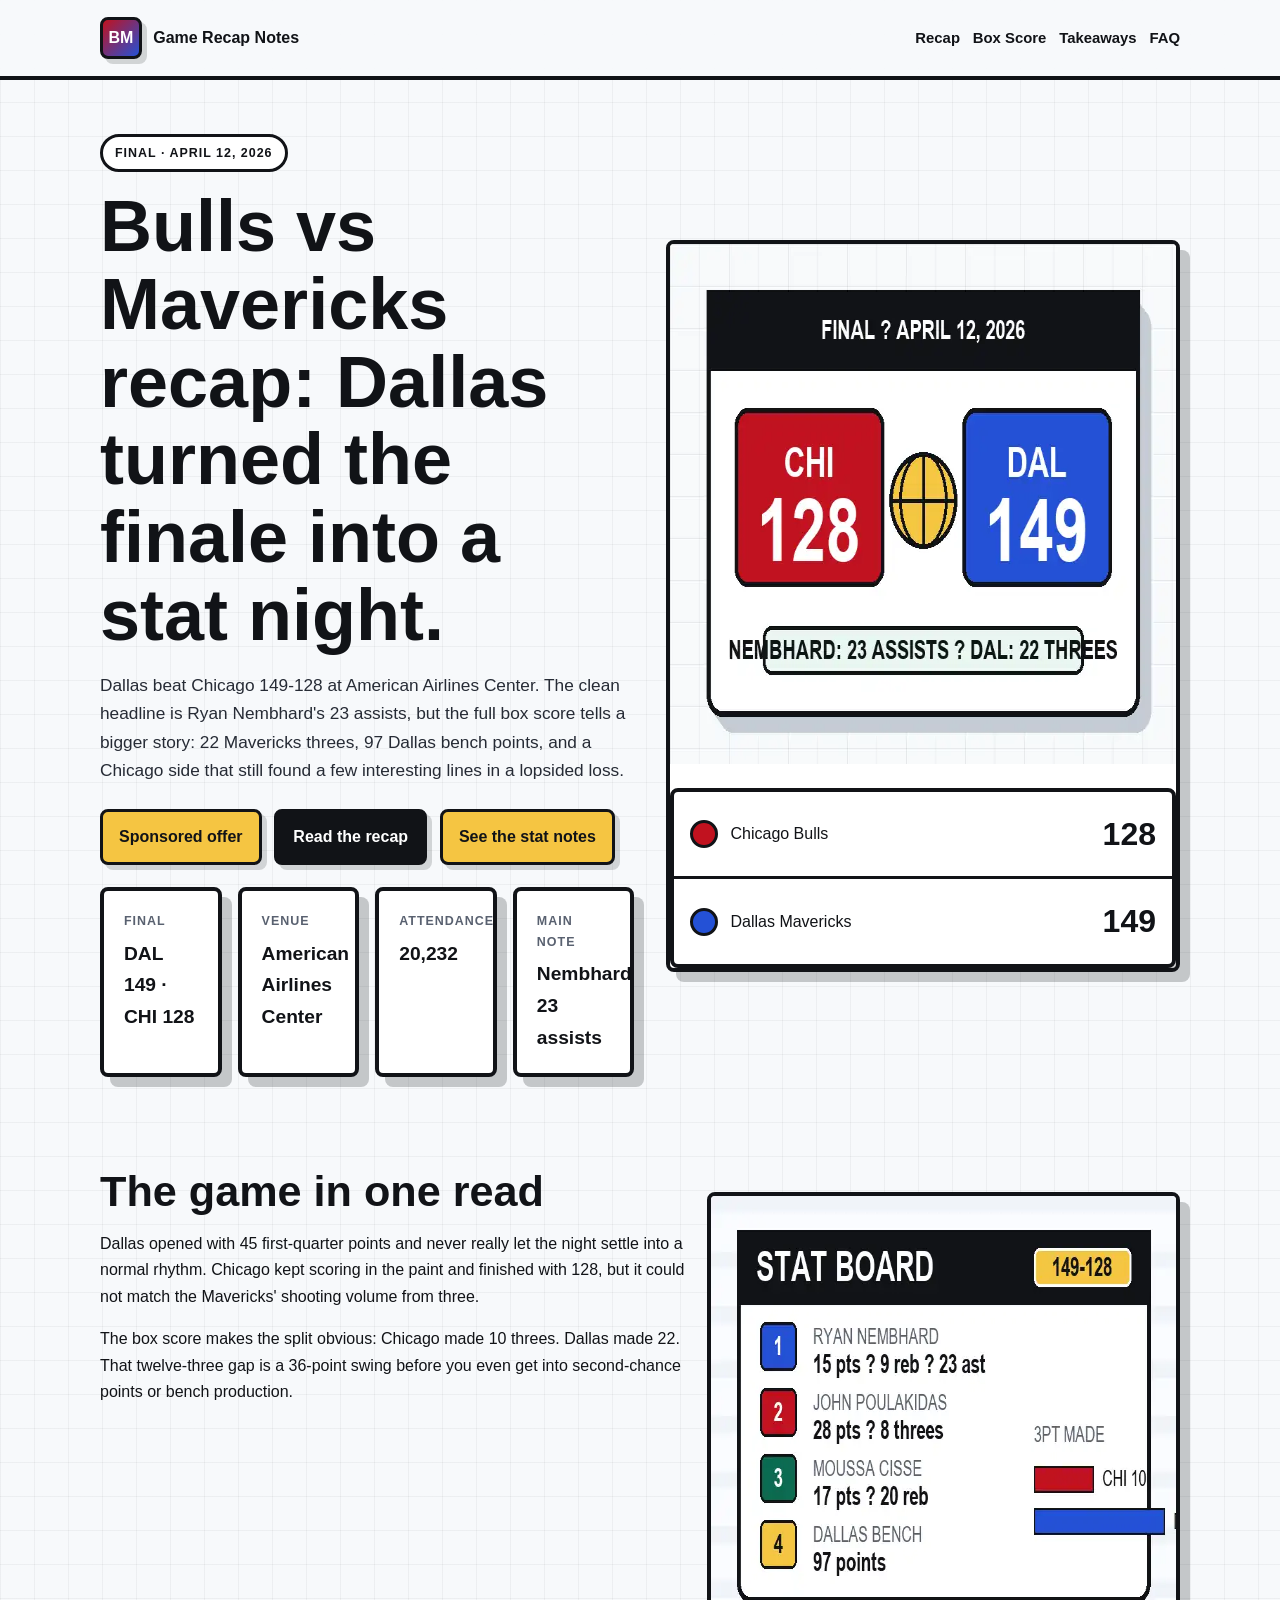
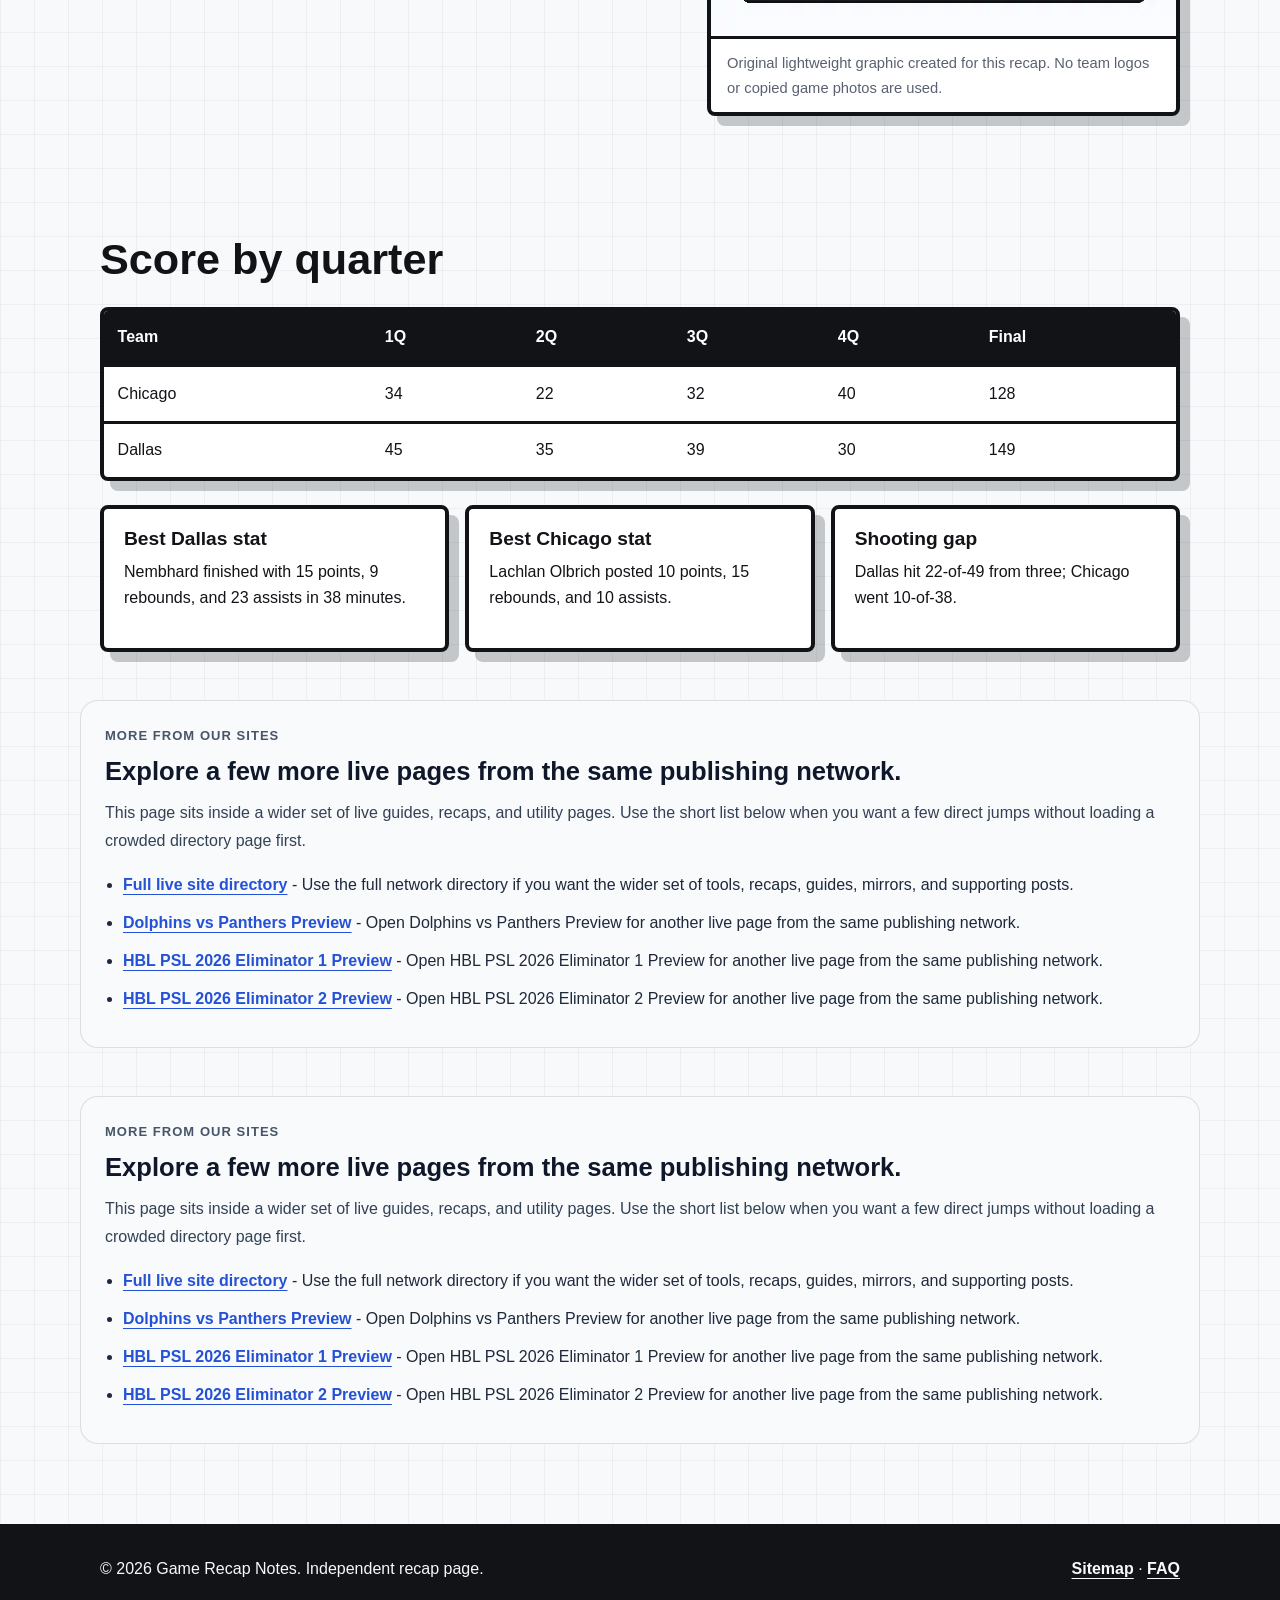
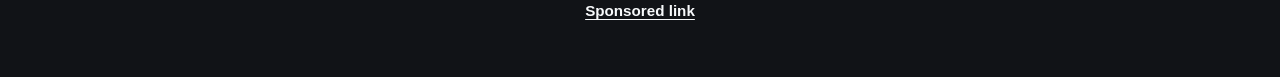
<file: index.html>
<!doctype html>
<html lang="en">
  <head>
    <meta charset="utf-8">
    <meta name="viewport" content="width=device-width, initial-scale=1">
    <meta name="google-site-verification" content="zPeMqoo2h3M_oqIertTkiu1rAj5quQBwW_J42bXbuFM">
    <title>Bulls vs Mavericks Recap: Dallas 149, Chicago 128</title>
    <meta name="description" content="Original recap of Chicago Bulls at Dallas Mavericks on April 12, 2026, with final score, quarter splits, stat notes, and key takeaways.">
    <link rel="canonical" href="https://zeshanalikhan.github.io/bulls-mavericks-recap/">
    <meta property="og:title" content="Bulls vs Mavericks Recap: Dallas 149, Chicago 128">
    <meta property="og:description" content="Ryan Nembhard's 23 assists and Dallas' 22 threes shaped a 149-128 Mavericks win over the Bulls.">
    <meta property="og:type" content="website">
    <meta property="og:url" content="https://zeshanalikhan.github.io/bulls-mavericks-recap/">
    <meta property="og:image" content="https://zeshanalikhan.github.io/bulls-mavericks-recap/assets/images/bulls-mavericks-hero.webp">
    <link rel="stylesheet" href="styles.css">
    <script type="application/ld+json">
      {
        "@context": "https://schema.org",
        "@type": "Article",
        "headline": "Bulls vs Mavericks Recap: Dallas 149, Chicago 128",
        "datePublished": "2026-04-13",
        "dateModified": "2026-04-13",
        "author": {
          "@type": "Person",
          "name": "Game Notes Desk"
        },
        "about": {
          "@type": "SportsEvent",
          "name": "Chicago Bulls at Dallas Mavericks",
          "startDate": "2026-04-12T20:30:00-04:00",
          "location": {
            "@type": "Place",
            "name": "American Airlines Center",
            "address": {
              "@type": "PostalAddress",
              "addressLocality": "Dallas",
              "addressRegion": "TX",
              "addressCountry": "US"
            }
          },
          "homeTeam": {
            "@type": "SportsTeam",
            "name": "Dallas Mavericks"
          },
          "awayTeam": {
            "@type": "SportsTeam",
            "name": "Chicago Bulls"
          },
          "sport": "Basketball"
        }
      }
    </script>
  </head>
  <body>
    <a class="skip-link" href="#main">Skip to content</a>
    <header class="site-header">
      <div class="nav-wrap">
        <a class="brand" href="index.html" aria-label="Bulls Mavericks recap home">
          <span class="brand-mark">BM</span>
          <span>Game Recap Notes</span>
        </a>
        <nav class="nav-links" aria-label="Main navigation">
          <a href="pages/game-recap.html">Recap</a>
          <a href="pages/box-score-notes.html">Box Score</a>
          <a href="pages/takeaways.html">Takeaways</a>
          <a href="pages/game-faq.html">FAQ</a>
        </nav>
      </div>
    </header>

    <main id="main">
      <section class="hero">
        <div class="hero-inner">
          <div>
            <span class="eyebrow">Final · April 12, 2026</span>
            <h1>Bulls vs Mavericks recap: Dallas turned the finale into a stat night.</h1>
            <p class="lede">Dallas beat Chicago 149-128 at American Airlines Center. The clean headline is Ryan Nembhard's 23 assists, but the full box score tells a bigger story: 22 Mavericks threes, 97 Dallas bench points, and a Chicago side that still found a few interesting lines in a lopsided loss.</p>
            <div class="cta-row">
              <a class="button secondary" href="https://www.profitablecpmratenetwork.com/j9f627innq?key=be46e17df9e34aa3b5b8e77e88a34740" rel="nofollow sponsored noopener" target="_blank">Sponsored offer</a>
              <a class="button" href="pages/game-recap.html">Read the recap</a>
              <a class="button secondary" href="pages/box-score-notes.html">See the stat notes</a>
            </div>
            <div class="meta-grid" aria-label="Game quick facts">
              <div class="fact-card"><span>Final</span><strong>DAL 149 · CHI 128</strong></div>
              <div class="fact-card"><span>Venue</span><strong>American Airlines Center</strong></div>
              <div class="fact-card"><span>Attendance</span><strong>20,232</strong></div>
              <div class="fact-card"><span>Main note</span><strong>Nembhard 23 assists</strong></div>
            </div>
          </div>
          <aside class="hero-card" aria-label="Final score card">
            <img src="assets/images/bulls-mavericks-hero.webp" width="720" height="520" alt="Illustrated Bulls Mavericks final score card">
            <div class="scoreboard">
              <div class="score-row">
                <div class="score-team"><span class="team-dot chi"></span><span>Chicago Bulls</span></div>
                <strong>128</strong>
              </div>
              <div class="score-row">
                <div class="score-team"><span class="team-dot dal"></span><span>Dallas Mavericks</span></div>
                <strong>149</strong>
              </div>
            </div>
          </aside>
        </div>
      </section>

      <section class="section">
        <div class="two-col">
          <div>
            <h2>The game in one read</h2>
            <p>Dallas opened with 45 first-quarter points and never really let the night settle into a normal rhythm. Chicago kept scoring in the paint and finished with 128, but it could not match the Mavericks' shooting volume from three.</p>
            <p>The box score makes the split obvious: Chicago made 10 threes. Dallas made 22. That twelve-three gap is a 36-point swing before you even get into second-chance points or bench production.</p>
          </div>
          <figure class="image-frame">
            <img src="assets/images/bulls-mavericks-stats.webp" width="720" height="440" alt="Illustrated Bulls Mavericks stat board">
            <figcaption>Original lightweight graphic created for this recap. No team logos or copied game photos are used.</figcaption>
          </figure>
        </div>
      </section>

      <section class="section" id="score-details">
        <h2>Score by quarter</h2>
        <table class="stat-table" aria-label="Score by quarter">
          <thead>
            <tr><th>Team</th><th>1Q</th><th>2Q</th><th>3Q</th><th>4Q</th><th>Final</th></tr>
          </thead>
          <tbody>
            <tr><td>Chicago</td><td>34</td><td>22</td><td>32</td><td>40</td><td>128</td></tr>
            <tr><td>Dallas</td><td>45</td><td>35</td><td>39</td><td>30</td><td>149</td></tr>
          </tbody>
        </table>
        <div class="card-grid">
          <article class="panel">
            <h3>Best Dallas stat</h3>
            <p>Nembhard finished with 15 points, 9 rebounds, and 23 assists in 38 minutes.</p>
          </article>
          <article class="panel">
            <h3>Best Chicago stat</h3>
            <p>Lachlan Olbrich posted 10 points, 15 rebounds, and 10 assists.</p>
          </article>
          <article class="panel">
            <h3>Shooting gap</h3>
            <p>Dallas hit 22-of-49 from three; Chicago went 10-of-38.</p>
          </article>
        </div>
      </section>

      <!-- NETWORK_LINKS_START -->
      <section data-network-links="true" aria-labelledby="network-links-heading" style="padding:0 0 48px;">
        <div style="width:min(1120px, calc(100% - 32px)); margin:0 auto;">
          <div style="border:1px solid rgba(15, 23, 42, 0.12); background:#f8fafc; border-radius:18px; padding:24px;">
            <p style="margin:0 0 10px; font-size:13px; font-weight:800; letter-spacing:0.08em; text-transform:uppercase; color:#475569;">More from our sites</p>
            <h2 id="network-links-heading" style="margin:0 0 12px; font-size:clamp(1.5rem, 2vw, 1.9rem); line-height:1.2; color:#0f172a;">Explore a few more live pages from the same publishing network.</h2>
            <p style="margin:0 0 16px; color:#334155; line-height:1.75;">This page sits inside a wider set of live guides, recaps, and utility pages. Use the short list below when you want a few direct jumps without loading a crowded directory page first.</p>
            <ul style="margin:0; padding-left:18px; color:#1e293b; line-height:1.75;">
          <li style="margin:0 0 10px;"><a href="https://zeshanalikhan.github.io/creator-app-hub-site/pages/site-directory.html">Full live site directory</a> - Use the full network directory if you want the wider set of tools, recaps, guides, mirrors, and supporting posts.</li>
          <li style="margin:0 0 10px;"><a href="https://zeshanalikhan.github.io/dolphins-panthers-nrl-preview/">Dolphins vs Panthers Preview</a> - Open Dolphins vs Panthers Preview for another live page from the same publishing network.</li>
          <li style="margin:0 0 10px;"><a href="https://zeshanalikhan.github.io/hbl-psl-2026-eliminator-1-preview/">HBL PSL 2026 Eliminator 1 Preview</a> - Open HBL PSL 2026 Eliminator 1 Preview for another live page from the same publishing network.</li>
          <li style="margin:0 0 10px;"><a href="https://zeshanalikhan.github.io/hbl-psl-2026-eliminator-2-preview/">HBL PSL 2026 Eliminator 2 Preview</a> - Open HBL PSL 2026 Eliminator 2 Preview for another live page from the same publishing network.</li>
            </ul>
          </div>
        </div>
      </section>
      <!-- NETWORK_LINKS_END -->
    
      <!-- NETWORK_LINKS_START -->
      <section data-network-links="true" aria-labelledby="network-links-heading" style="padding:0 0 48px;">
        <div style="width:min(1120px, calc(100% - 32px)); margin:0 auto;">
          <div style="border:1px solid rgba(15, 23, 42, 0.12); background:#f8fafc; border-radius:18px; padding:24px;">
            <p style="margin:0 0 10px; font-size:13px; font-weight:800; letter-spacing:0.08em; text-transform:uppercase; color:#475569;">More from our sites</p>
            <h2 id="network-links-heading" style="margin:0 0 12px; font-size:clamp(1.5rem, 2vw, 1.9rem); line-height:1.2; color:#0f172a;">Explore a few more live pages from the same publishing network.</h2>
            <p style="margin:0 0 16px; color:#334155; line-height:1.75;">This page sits inside a wider set of live guides, recaps, and utility pages. Use the short list below when you want a few direct jumps without loading a crowded directory page first.</p>
            <ul style="margin:0; padding-left:18px; color:#1e293b; line-height:1.75;">
          <li style="margin:0 0 10px;"><a href="https://zeshanalikhan.github.io/creator-app-hub-site/pages/site-directory.html">Full live site directory</a> - Use the full network directory if you want the wider set of tools, recaps, guides, mirrors, and supporting posts.</li>
          <li style="margin:0 0 10px;"><a href="https://zeshanalikhan.github.io/dolphins-panthers-nrl-preview/">Dolphins vs Panthers Preview</a> - Open Dolphins vs Panthers Preview for another live page from the same publishing network.</li>
          <li style="margin:0 0 10px;"><a href="https://zeshanalikhan.github.io/hbl-psl-2026-eliminator-1-preview/">HBL PSL 2026 Eliminator 1 Preview</a> - Open HBL PSL 2026 Eliminator 1 Preview for another live page from the same publishing network.</li>
          <li style="margin:0 0 10px;"><a href="https://zeshanalikhan.github.io/hbl-psl-2026-eliminator-2-preview/">HBL PSL 2026 Eliminator 2 Preview</a> - Open HBL PSL 2026 Eliminator 2 Preview for another live page from the same publishing network.</li>
            </ul>
          </div>
        </div>
      </section>
      <!-- NETWORK_LINKS_END -->
    </main>

    <footer class="site-footer">
      <div class="footer-inner">
        <p>© <span data-year>2026</span> Game Recap Notes. Independent recap page.</p>
        <p><a href="sitemap.xml">Sitemap</a> · <a href="pages/game-faq.html">FAQ</a></p>
      </div>
          <div class="adsterra-link-wrap">
        <a class="adsterra-link" href="https://www.profitablecpmratenetwork.com/j9f627innq?key=be46e17df9e34aa3b5b8e77e88a34740" rel="nofollow sponsored noopener" target="_blank">Sponsored link</a>
      </div>
  </footer>
    <script src="app.js" defer></script>
  </body>
</html>
</file>
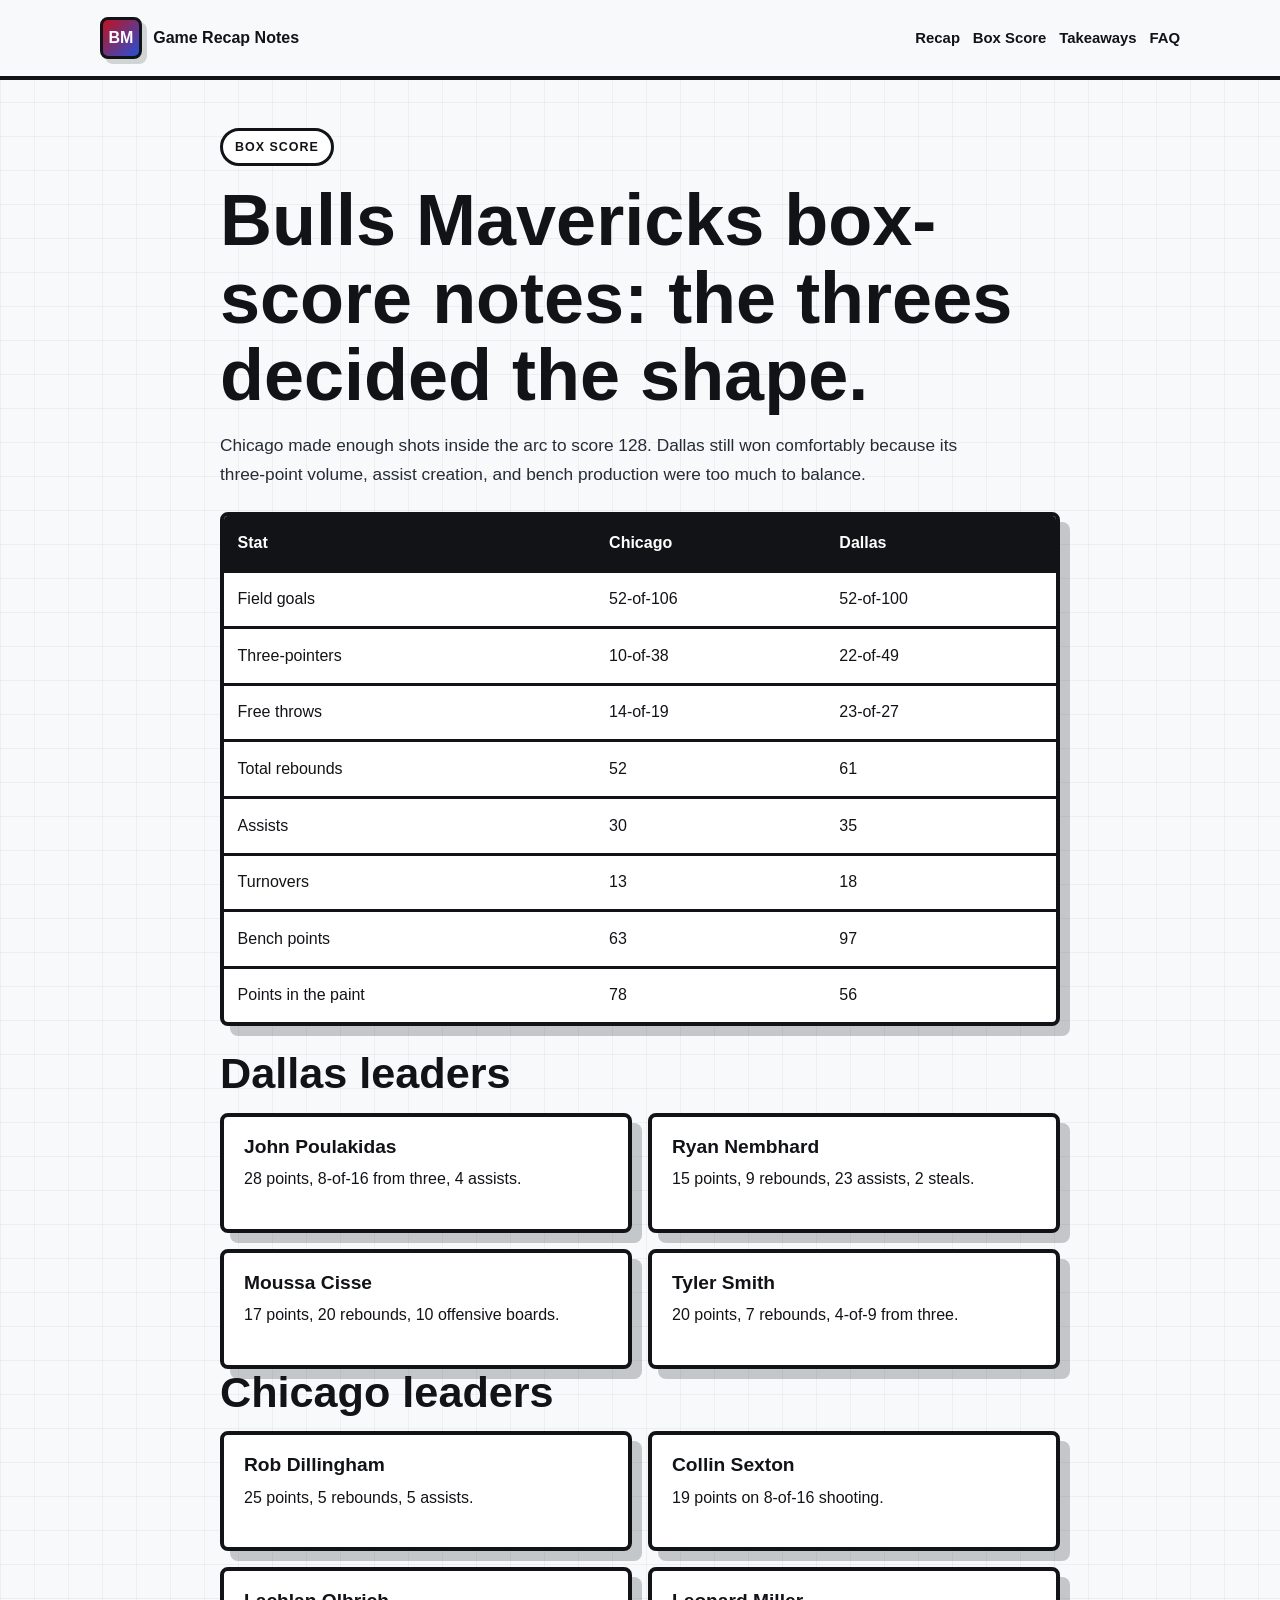
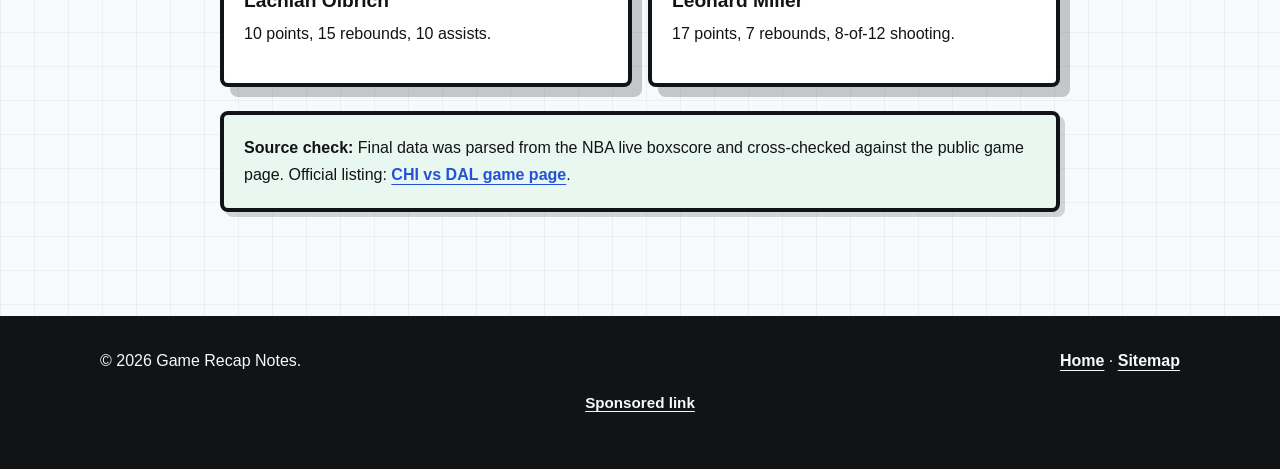
<file: pages/box-score-notes.html>
<!doctype html>
<html lang="en">
  <head>
    <meta charset="utf-8">
    <meta name="viewport" content="width=device-width, initial-scale=1">
    <meta name="google-site-verification" content="zPeMqoo2h3M_oqIertTkiu1rAj5quQBwW_J42bXbuFM">
    <title>Bulls Mavericks Box Score Notes: Threes, Bench Points, Leaders</title>
    <meta name="description" content="Box-score notes from Mavericks 149, Bulls 128, including shooting splits, assists, bench points, and player leaders.">
    <link rel="canonical" href="https://zeshanalikhan.github.io/bulls-mavericks-recap/pages/box-score-notes.html">
    <meta property="og:title" content="Bulls Mavericks Box Score Notes">
    <meta property="og:description" content="The stat gap behind Dallas' 149-128 win over Chicago.">
    <meta property="og:type" content="article">
    <meta property="og:url" content="https://zeshanalikhan.github.io/bulls-mavericks-recap/pages/box-score-notes.html">
    <meta property="og:image" content="https://zeshanalikhan.github.io/bulls-mavericks-recap/assets/images/bulls-mavericks-stats.webp">
    <link rel="stylesheet" href="../styles.css">
  </head>
  <body>
    <a class="skip-link" href="#main">Skip to content</a>
    <header class="site-header">
      <div class="nav-wrap">
        <a class="brand" href="../index.html"><span class="brand-mark">BM</span><span>Game Recap Notes</span></a>
        <nav class="nav-links" aria-label="Main navigation">
          <a href="game-recap.html">Recap</a>
          <a href="box-score-notes.html">Box Score</a>
          <a href="takeaways.html">Takeaways</a>
          <a href="game-faq.html">FAQ</a>
        </nav>
      </div>
    </header>
    <main id="main" class="section narrow">
      <span class="eyebrow">Box score</span>
      <h1>Bulls Mavericks box-score notes: the threes decided the shape.</h1>
      <p class="lede">Chicago made enough shots inside the arc to score 128. Dallas still won comfortably because its three-point volume, assist creation, and bench production were too much to balance.</p>

      <table class="stat-table" aria-label="Team stat comparison">
        <thead>
          <tr><th>Stat</th><th>Chicago</th><th>Dallas</th></tr>
        </thead>
        <tbody>
          <tr><td>Field goals</td><td>52-of-106</td><td>52-of-100</td></tr>
          <tr><td>Three-pointers</td><td>10-of-38</td><td>22-of-49</td></tr>
          <tr><td>Free throws</td><td>14-of-19</td><td>23-of-27</td></tr>
          <tr><td>Total rebounds</td><td>52</td><td>61</td></tr>
          <tr><td>Assists</td><td>30</td><td>35</td></tr>
          <tr><td>Turnovers</td><td>13</td><td>18</td></tr>
          <tr><td>Bench points</td><td>63</td><td>97</td></tr>
          <tr><td>Points in the paint</td><td>78</td><td>56</td></tr>
        </tbody>
      </table>

      <h2>Dallas leaders</h2>
      <div class="stat-grid">
        <div class="panel"><h3>John Poulakidas</h3><p>28 points, 8-of-16 from three, 4 assists.</p></div>
        <div class="panel"><h3>Ryan Nembhard</h3><p>15 points, 9 rebounds, 23 assists, 2 steals.</p></div>
        <div class="panel"><h3>Moussa Cisse</h3><p>17 points, 20 rebounds, 10 offensive boards.</p></div>
        <div class="panel"><h3>Tyler Smith</h3><p>20 points, 7 rebounds, 4-of-9 from three.</p></div>
      </div>

      <h2>Chicago leaders</h2>
      <div class="stat-grid">
        <div class="panel"><h3>Rob Dillingham</h3><p>25 points, 5 rebounds, 5 assists.</p></div>
        <div class="panel"><h3>Collin Sexton</h3><p>19 points on 8-of-16 shooting.</p></div>
        <div class="panel"><h3>Lachlan Olbrich</h3><p>10 points, 15 rebounds, 10 assists.</p></div>
        <div class="panel"><h3>Leonard Miller</h3><p>17 points, 7 rebounds, 8-of-12 shooting.</p></div>
      </div>

      <div class="callout">
        <strong>Source check:</strong> Final data was parsed from the NBA live boxscore and cross-checked against the public game page. Official listing: <a href="https://www.nba.com/game/chi-vs-dal-0022501193" rel="nofollow noopener" target="_blank">CHI vs DAL game page</a>.
      </div>
    </main>
    <footer class="site-footer">
      <div class="footer-inner">
        <p>© <span data-year>2026</span> Game Recap Notes.</p>
        <p><a href="../index.html">Home</a> · <a href="../sitemap.xml">Sitemap</a></p>
      </div>
          <div class="adsterra-link-wrap">
        <a class="adsterra-link" href="https://www.profitablecpmratenetwork.com/j9f627innq?key=be46e17df9e34aa3b5b8e77e88a34740" rel="nofollow sponsored noopener" target="_blank">Sponsored link</a>
      </div>
  </footer>
    <script src="../app.js" defer></script>
  </body>
</html>
</file>
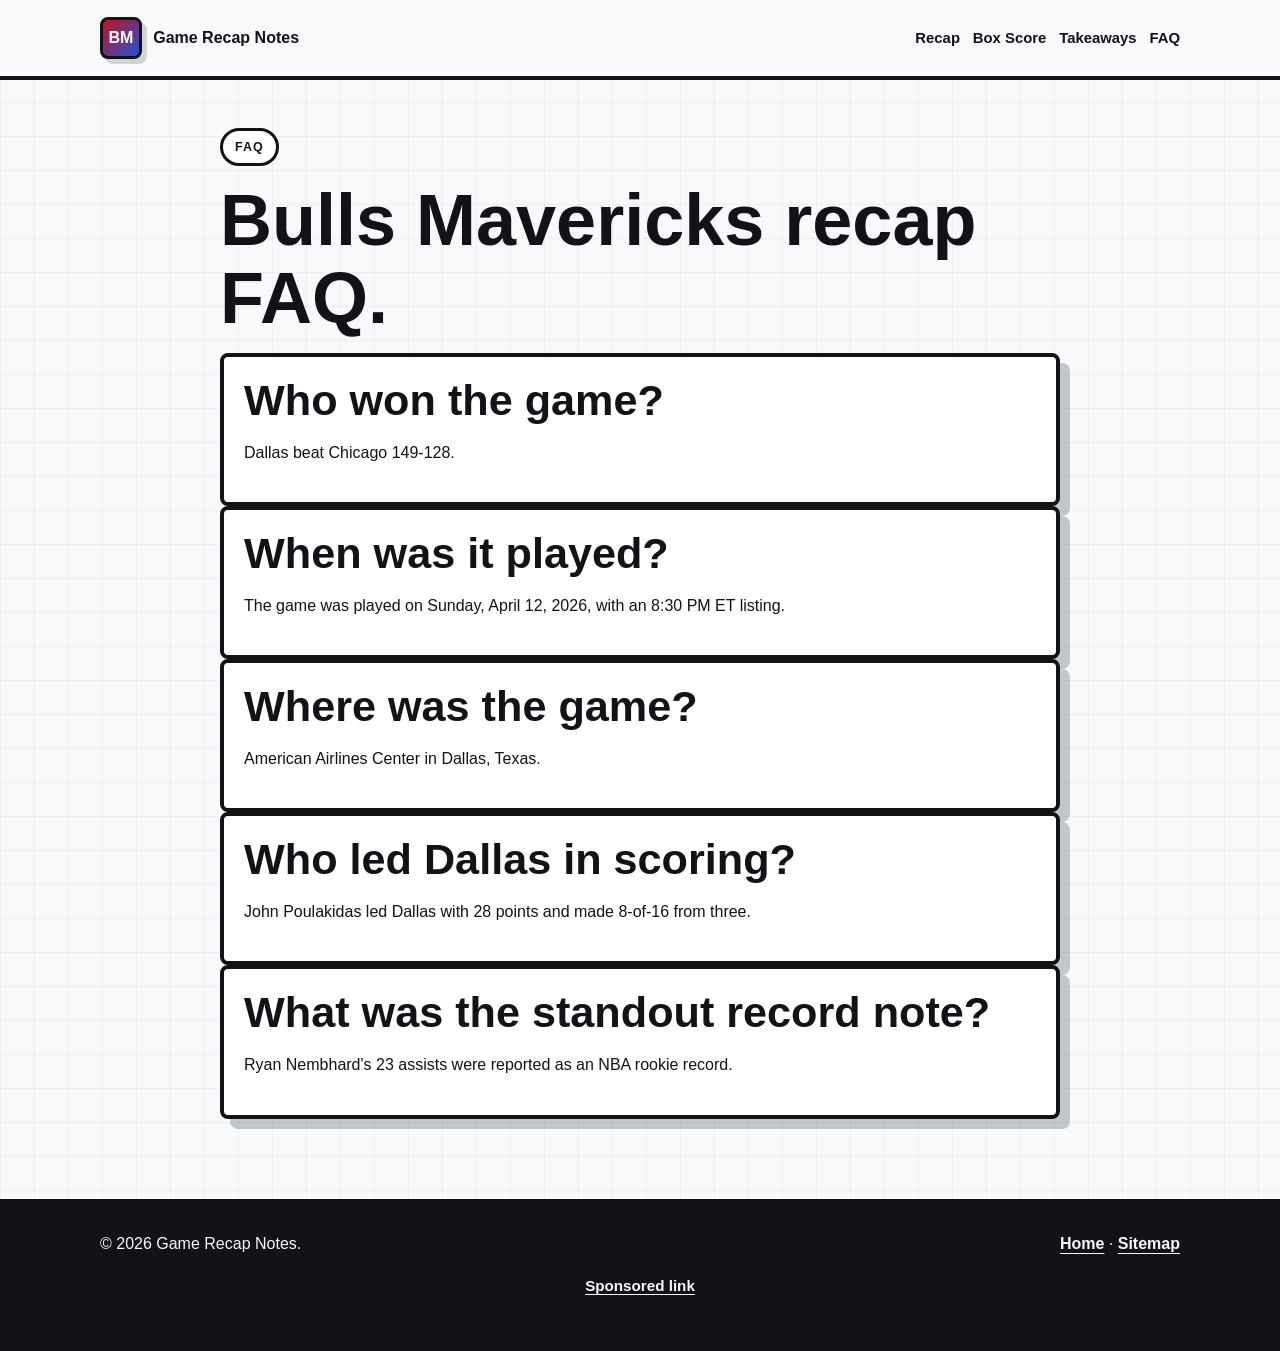
<file: pages/game-faq.html>
<!doctype html>
<html lang="en">
  <head>
    <meta charset="utf-8">
    <meta name="viewport" content="width=device-width, initial-scale=1">
    <meta name="google-site-verification" content="zPeMqoo2h3M_oqIertTkiu1rAj5quQBwW_J42bXbuFM">
    <title>Bulls Mavericks Recap FAQ</title>
    <meta name="description" content="FAQ for Chicago Bulls at Dallas Mavericks on April 12, 2026, including final score, top performers, venue, and key stat gap.">
    <link rel="canonical" href="https://zeshanalikhan.github.io/bulls-mavericks-recap/pages/game-faq.html">
    <meta property="og:title" content="Bulls Mavericks Recap FAQ">
    <meta property="og:description" content="Quick answers for Mavericks 149, Bulls 128.">
    <meta property="og:type" content="article">
    <meta property="og:url" content="https://zeshanalikhan.github.io/bulls-mavericks-recap/pages/game-faq.html">
    <meta property="og:image" content="https://zeshanalikhan.github.io/bulls-mavericks-recap/assets/images/bulls-mavericks-hero.webp">
    <link rel="stylesheet" href="../styles.css">
    <script type="application/ld+json">
      {
        "@context": "https://schema.org",
        "@type": "FAQPage",
        "mainEntity": [
          {
            "@type": "Question",
            "name": "Who won Bulls vs Mavericks on April 12, 2026?",
            "acceptedAnswer": {
              "@type": "Answer",
              "text": "The Dallas Mavericks beat the Chicago Bulls 149-128."
            }
          },
          {
            "@type": "Question",
            "name": "Where was Bulls vs Mavericks played?",
            "acceptedAnswer": {
              "@type": "Answer",
              "text": "The game was played at American Airlines Center in Dallas, Texas."
            }
          },
          {
            "@type": "Question",
            "name": "What was Ryan Nembhard's stat line?",
            "acceptedAnswer": {
              "@type": "Answer",
              "text": "Ryan Nembhard had 15 points, 9 rebounds, and 23 assists for Dallas."
            }
          },
          {
            "@type": "Question",
            "name": "What was the biggest shooting difference?",
            "acceptedAnswer": {
              "@type": "Answer",
              "text": "Dallas made 22 three-pointers while Chicago made 10."
            }
          }
        ]
      }
    </script>
  </head>
  <body>
    <a class="skip-link" href="#main">Skip to content</a>
    <header class="site-header">
      <div class="nav-wrap">
        <a class="brand" href="../index.html"><span class="brand-mark">BM</span><span>Game Recap Notes</span></a>
        <nav class="nav-links" aria-label="Main navigation">
          <a href="game-recap.html">Recap</a>
          <a href="box-score-notes.html">Box Score</a>
          <a href="takeaways.html">Takeaways</a>
          <a href="game-faq.html">FAQ</a>
        </nav>
      </div>
    </header>
    <main id="main" class="section narrow">
      <span class="eyebrow">FAQ</span>
      <h1>Bulls Mavericks recap FAQ.</h1>

      <section class="panel">
        <h2>Who won the game?</h2>
        <p>Dallas beat Chicago 149-128.</p>
      </section>
      <section class="panel">
        <h2>When was it played?</h2>
        <p>The game was played on Sunday, April 12, 2026, with an 8:30 PM ET listing.</p>
      </section>
      <section class="panel">
        <h2>Where was the game?</h2>
        <p>American Airlines Center in Dallas, Texas.</p>
      </section>
      <section class="panel">
        <h2>Who led Dallas in scoring?</h2>
        <p>John Poulakidas led Dallas with 28 points and made 8-of-16 from three.</p>
      </section>
      <section class="panel">
        <h2>What was the standout record note?</h2>
        <p>Ryan Nembhard's 23 assists were reported as an NBA rookie record.</p>
      </section>
    </main>
    <footer class="site-footer">
      <div class="footer-inner">
        <p>© <span data-year>2026</span> Game Recap Notes.</p>
        <p><a href="../index.html">Home</a> · <a href="../sitemap.xml">Sitemap</a></p>
      </div>
          <div class="adsterra-link-wrap">
        <a class="adsterra-link" href="https://www.profitablecpmratenetwork.com/j9f627innq?key=be46e17df9e34aa3b5b8e77e88a34740" rel="nofollow sponsored noopener" target="_blank">Sponsored link</a>
      </div>
  </footer>
    <script src="../app.js" defer></script>
  </body>
</html>
</file>
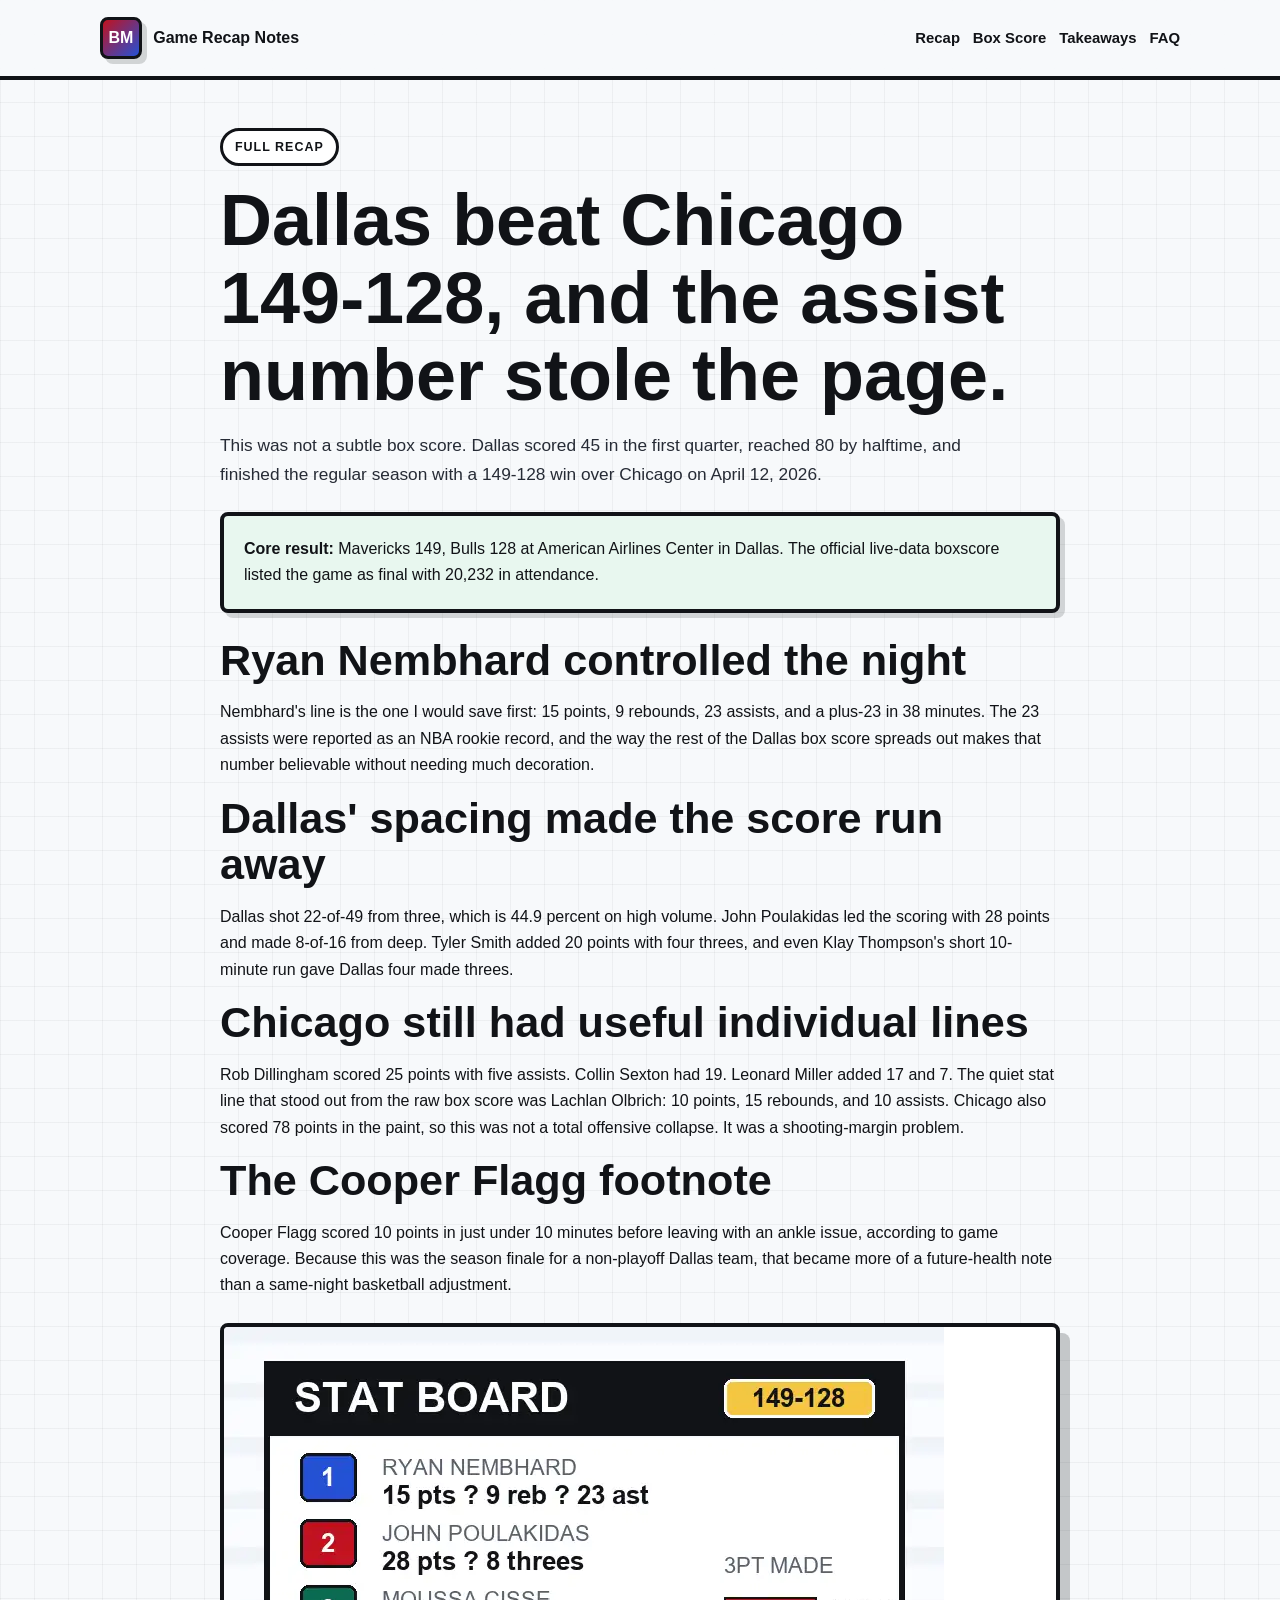
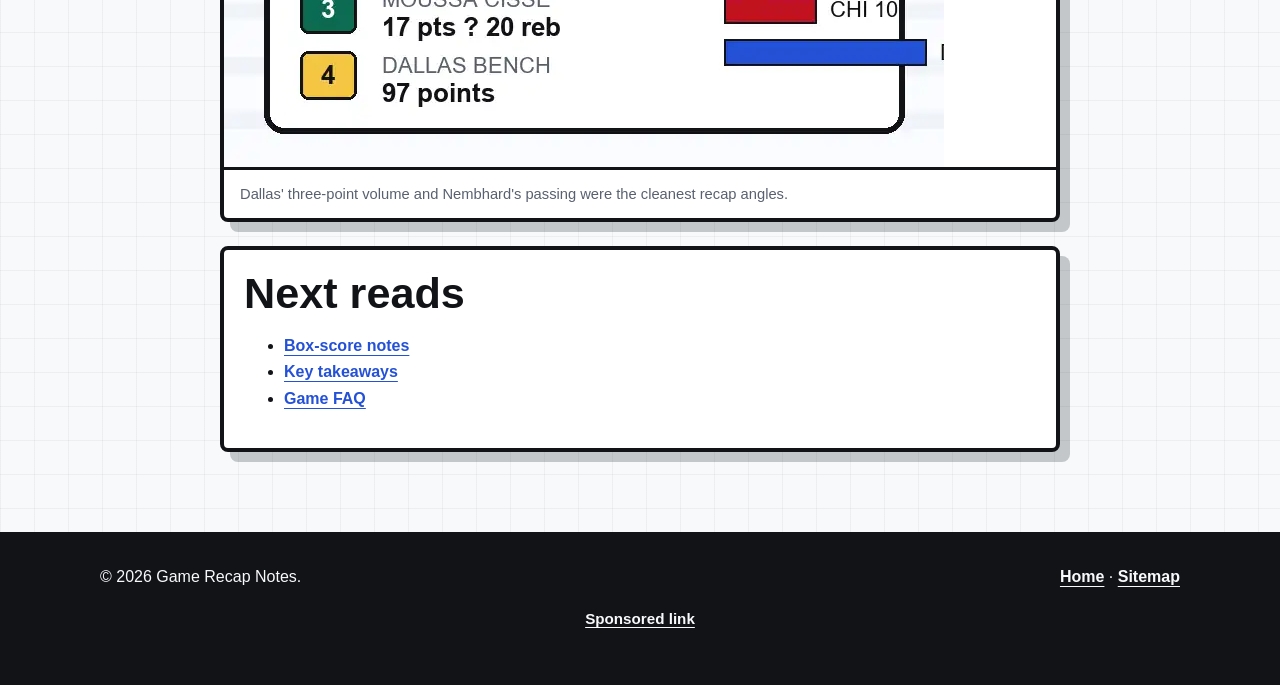
<file: pages/game-recap.html>
<!doctype html>
<html lang="en">
  <head>
    <meta charset="utf-8">
    <meta name="viewport" content="width=device-width, initial-scale=1">
    <meta name="google-site-verification" content="zPeMqoo2h3M_oqIertTkiu1rAj5quQBwW_J42bXbuFM">
    <title>Bulls vs Mavericks Game Recap: Dallas Wins 149-128</title>
    <meta name="description" content="Original Bulls vs Mavericks recap for April 12, 2026, including Nembhard's assist night, Dallas' three-point gap, and Chicago's best box-score notes.">
    <link rel="canonical" href="https://zeshanalikhan.github.io/bulls-mavericks-recap/pages/game-recap.html">
    <meta property="og:title" content="Bulls vs Mavericks Game Recap">
    <meta property="og:description" content="Dallas beat Chicago 149-128 behind 22 threes and Ryan Nembhard's 23 assists.">
    <meta property="og:type" content="article">
    <meta property="og:url" content="https://zeshanalikhan.github.io/bulls-mavericks-recap/pages/game-recap.html">
    <meta property="og:image" content="https://zeshanalikhan.github.io/bulls-mavericks-recap/assets/images/bulls-mavericks-hero.webp">
    <link rel="stylesheet" href="../styles.css">
  </head>
  <body>
    <a class="skip-link" href="#main">Skip to content</a>
    <header class="site-header">
      <div class="nav-wrap">
        <a class="brand" href="../index.html"><span class="brand-mark">BM</span><span>Game Recap Notes</span></a>
        <nav class="nav-links" aria-label="Main navigation">
          <a href="game-recap.html">Recap</a>
          <a href="box-score-notes.html">Box Score</a>
          <a href="takeaways.html">Takeaways</a>
          <a href="game-faq.html">FAQ</a>
        </nav>
      </div>
    </header>
    <main id="main" class="section narrow">
      <span class="eyebrow">Full recap</span>
      <h1>Dallas beat Chicago 149-128, and the assist number stole the page.</h1>
      <p class="lede">This was not a subtle box score. Dallas scored 45 in the first quarter, reached 80 by halftime, and finished the regular season with a 149-128 win over Chicago on April 12, 2026.</p>

      <div class="callout">
        <strong>Core result:</strong> Mavericks 149, Bulls 128 at American Airlines Center in Dallas. The official live-data boxscore listed the game as final with 20,232 in attendance.
      </div>

      <h2>Ryan Nembhard controlled the night</h2>
      <p>Nembhard's line is the one I would save first: 15 points, 9 rebounds, 23 assists, and a plus-23 in 38 minutes. The 23 assists were reported as an NBA rookie record, and the way the rest of the Dallas box score spreads out makes that number believable without needing much decoration.</p>

      <h2>Dallas' spacing made the score run away</h2>
      <p>Dallas shot 22-of-49 from three, which is 44.9 percent on high volume. John Poulakidas led the scoring with 28 points and made 8-of-16 from deep. Tyler Smith added 20 points with four threes, and even Klay Thompson's short 10-minute run gave Dallas four made threes.</p>

      <h2>Chicago still had useful individual lines</h2>
      <p>Rob Dillingham scored 25 points with five assists. Collin Sexton had 19. Leonard Miller added 17 and 7. The quiet stat line that stood out from the raw box score was Lachlan Olbrich: 10 points, 15 rebounds, and 10 assists. Chicago also scored 78 points in the paint, so this was not a total offensive collapse. It was a shooting-margin problem.</p>

      <h2>The Cooper Flagg footnote</h2>
      <p>Cooper Flagg scored 10 points in just under 10 minutes before leaving with an ankle issue, according to game coverage. Because this was the season finale for a non-playoff Dallas team, that became more of a future-health note than a same-night basketball adjustment.</p>

      <figure class="image-frame">
        <img src="../assets/images/bulls-mavericks-stats.webp" width="720" height="440" alt="Illustrated stat notes for Bulls Mavericks recap">
        <figcaption>Dallas' three-point volume and Nembhard's passing were the cleanest recap angles.</figcaption>
      </figure>

      <div class="toc">
        <h2>Next reads</h2>
        <ul>
          <li><a href="box-score-notes.html">Box-score notes</a></li>
          <li><a href="takeaways.html">Key takeaways</a></li>
          <li><a href="game-faq.html">Game FAQ</a></li>
        </ul>
      </div>
    </main>
    <footer class="site-footer">
      <div class="footer-inner">
        <p>© <span data-year>2026</span> Game Recap Notes.</p>
        <p><a href="../index.html">Home</a> · <a href="../sitemap.xml">Sitemap</a></p>
      </div>
          <div class="adsterra-link-wrap">
        <a class="adsterra-link" href="https://www.profitablecpmratenetwork.com/j9f627innq?key=be46e17df9e34aa3b5b8e77e88a34740" rel="nofollow sponsored noopener" target="_blank">Sponsored link</a>
      </div>
  </footer>
    <script src="../app.js" defer></script>
  </body>
</html>
</file>
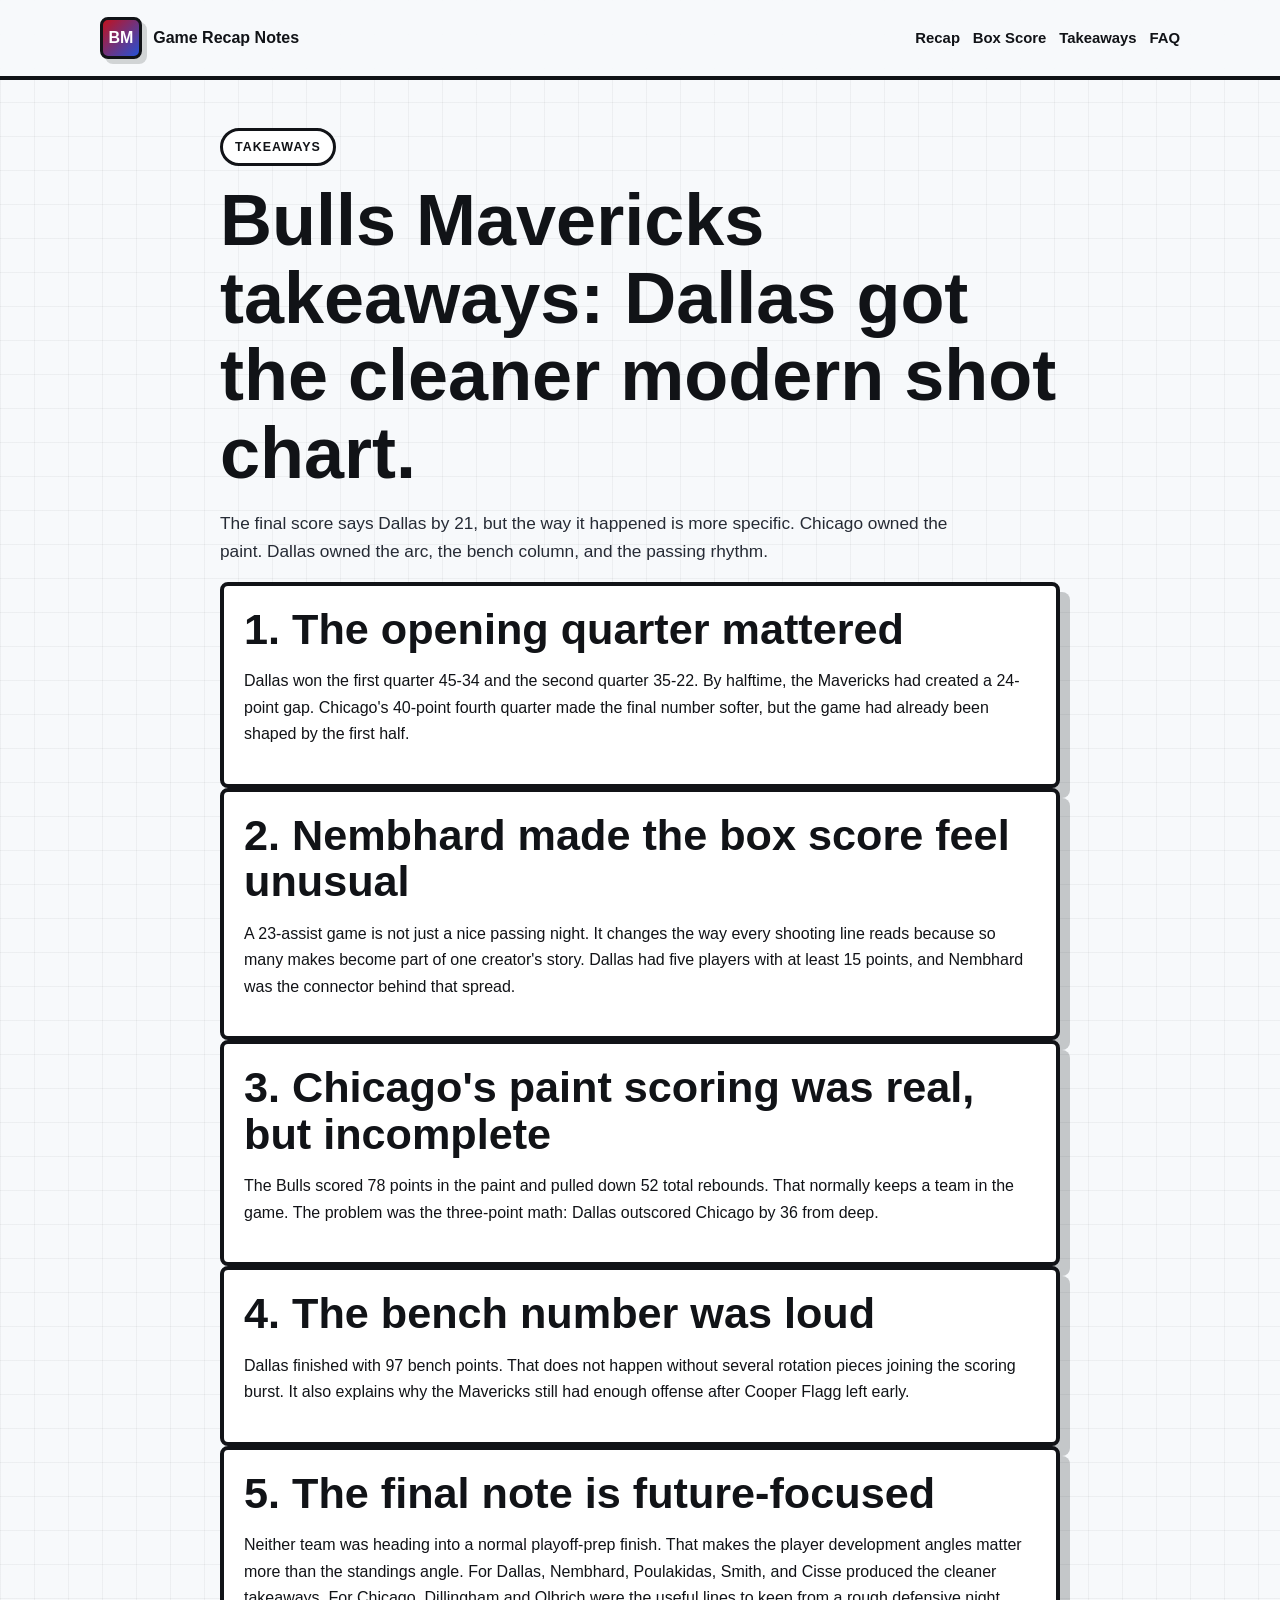
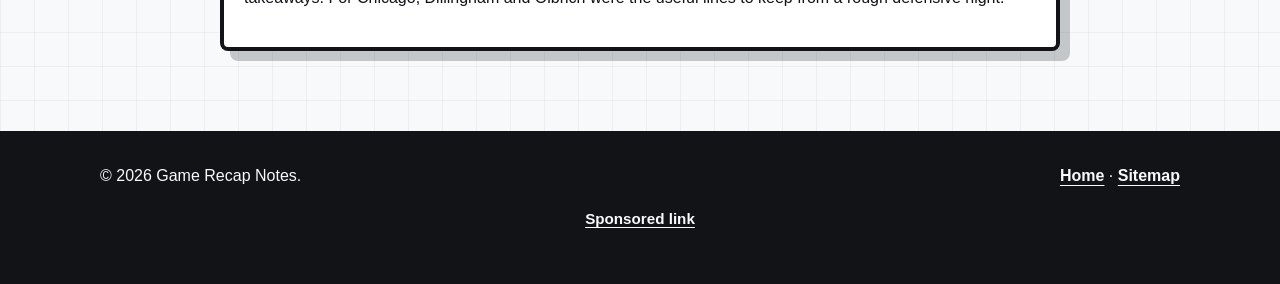
<file: pages/takeaways.html>
<!doctype html>
<html lang="en">
  <head>
    <meta charset="utf-8">
    <meta name="viewport" content="width=device-width, initial-scale=1">
    <meta name="google-site-verification" content="zPeMqoo2h3M_oqIertTkiu1rAj5quQBwW_J42bXbuFM">
    <title>Bulls Mavericks Takeaways: What Stood Out in Dallas' Win</title>
    <meta name="description" content="Key takeaways from Dallas' 149-128 win over Chicago, including Ryan Nembhard, the three-point margin, and Chicago's useful stat lines.">
    <link rel="canonical" href="https://zeshanalikhan.github.io/bulls-mavericks-recap/pages/takeaways.html">
    <meta property="og:title" content="Bulls Mavericks Takeaways">
    <meta property="og:description" content="What stood out from the Mavericks' 149-128 win over the Bulls.">
    <meta property="og:type" content="article">
    <meta property="og:url" content="https://zeshanalikhan.github.io/bulls-mavericks-recap/pages/takeaways.html">
    <meta property="og:image" content="https://zeshanalikhan.github.io/bulls-mavericks-recap/assets/images/bulls-mavericks-hero.webp">
    <link rel="stylesheet" href="../styles.css">
  </head>
  <body>
    <a class="skip-link" href="#main">Skip to content</a>
    <header class="site-header">
      <div class="nav-wrap">
        <a class="brand" href="../index.html"><span class="brand-mark">BM</span><span>Game Recap Notes</span></a>
        <nav class="nav-links" aria-label="Main navigation">
          <a href="game-recap.html">Recap</a>
          <a href="box-score-notes.html">Box Score</a>
          <a href="takeaways.html">Takeaways</a>
          <a href="game-faq.html">FAQ</a>
        </nav>
      </div>
    </header>
    <main id="main" class="section narrow">
      <span class="eyebrow">Takeaways</span>
      <h1>Bulls Mavericks takeaways: Dallas got the cleaner modern shot chart.</h1>
      <p class="lede">The final score says Dallas by 21, but the way it happened is more specific. Chicago owned the paint. Dallas owned the arc, the bench column, and the passing rhythm.</p>

      <section class="panel">
        <h2>1. The opening quarter mattered</h2>
        <p>Dallas won the first quarter 45-34 and the second quarter 35-22. By halftime, the Mavericks had created a 24-point gap. Chicago's 40-point fourth quarter made the final number softer, but the game had already been shaped by the first half.</p>
      </section>

      <section class="panel">
        <h2>2. Nembhard made the box score feel unusual</h2>
        <p>A 23-assist game is not just a nice passing night. It changes the way every shooting line reads because so many makes become part of one creator's story. Dallas had five players with at least 15 points, and Nembhard was the connector behind that spread.</p>
      </section>

      <section class="panel">
        <h2>3. Chicago's paint scoring was real, but incomplete</h2>
        <p>The Bulls scored 78 points in the paint and pulled down 52 total rebounds. That normally keeps a team in the game. The problem was the three-point math: Dallas outscored Chicago by 36 from deep.</p>
      </section>

      <section class="panel">
        <h2>4. The bench number was loud</h2>
        <p>Dallas finished with 97 bench points. That does not happen without several rotation pieces joining the scoring burst. It also explains why the Mavericks still had enough offense after Cooper Flagg left early.</p>
      </section>

      <section class="panel">
        <h2>5. The final note is future-focused</h2>
        <p>Neither team was heading into a normal playoff-prep finish. That makes the player development angles matter more than the standings angle. For Dallas, Nembhard, Poulakidas, Smith, and Cisse produced the cleaner takeaways. For Chicago, Dillingham and Olbrich were the useful lines to keep from a rough defensive night.</p>
      </section>
    </main>
    <footer class="site-footer">
      <div class="footer-inner">
        <p>© <span data-year>2026</span> Game Recap Notes.</p>
        <p><a href="../index.html">Home</a> · <a href="../sitemap.xml">Sitemap</a></p>
      </div>
          <div class="adsterra-link-wrap">
        <a class="adsterra-link" href="https://www.profitablecpmratenetwork.com/j9f627innq?key=be46e17df9e34aa3b5b8e77e88a34740" rel="nofollow sponsored noopener" target="_blank">Sponsored link</a>
      </div>
  </footer>
    <script src="../app.js" defer></script>
  </body>
</html>
</file>
<file: styles.css>
:root {
  --ink: #111317;
  --paper: #f7f9fb;
  --panel: #ffffff;
  --muted: #596170;
  --line: #111317;
  --bull: #c1121f;
  --mav: #2451d6;
  --mint: #0b6b50;
  --gold: #f5c542;
  --shadow: 10px 10px 0 rgba(17, 19, 23, 0.22);
  --soft-shadow: 5px 5px 0 rgba(17, 19, 23, 0.16);
}

* {
  box-sizing: border-box;
}

html {
  scroll-behavior: smooth;
}

body {
  margin: 0;
  background:
    linear-gradient(90deg, rgba(17, 19, 23, 0.045) 1px, transparent 1px),
    linear-gradient(180deg, rgba(17, 19, 23, 0.045) 1px, transparent 1px),
    var(--paper);
  background-size: 34px 34px;
  color: var(--ink);
  font-family: Arial, Helvetica, sans-serif;
  line-height: 1.65;
}

img {
  display: block;
  max-width: 100%;
}

a {
  color: var(--mav);
  font-weight: 800;
  text-underline-offset: 0.24em;
}

a:hover {
  color: var(--bull);
}

.skip-link {
  left: 1rem;
  position: absolute;
  top: -4rem;
  z-index: 50;
}

.skip-link:focus {
  background: var(--gold);
  border: 3px solid var(--line);
  color: var(--ink);
  padding: 0.75rem 1rem;
  top: 1rem;
}

.site-header {
  background: rgba(247, 249, 251, 0.96);
  border-bottom: 4px solid var(--line);
  position: sticky;
  top: 0;
  z-index: 20;
}

.nav-wrap,
.hero-inner,
.section,
.footer-inner {
  margin: 0 auto;
  max-width: 1120px;
  padding: 0 1.25rem;
}

.nav-wrap {
  align-items: center;
  display: flex;
  gap: 1rem;
  justify-content: space-between;
  min-height: 76px;
}

.brand {
  align-items: center;
  color: var(--ink);
  display: inline-flex;
  font-weight: 900;
  gap: 0.7rem;
  text-decoration: none;
}

.brand-mark {
  align-items: center;
  background: linear-gradient(135deg, var(--bull), var(--mav));
  border: 3px solid var(--line);
  border-radius: 8px;
  box-shadow: var(--soft-shadow);
  color: #fff;
  display: inline-flex;
  height: 42px;
  justify-content: center;
  letter-spacing: 0;
  width: 42px;
}

.nav-links {
  align-items: center;
  display: flex;
  flex-wrap: wrap;
  gap: 0.8rem;
  justify-content: flex-end;
}

.nav-links a {
  color: var(--ink);
  font-size: 0.93rem;
  text-decoration: none;
}

.nav-links a:hover {
  text-decoration: underline;
}

.hero {
  padding: 3.4rem 0 2.7rem;
}

.hero-inner {
  align-items: center;
  display: grid;
  gap: 2rem;
  grid-template-columns: minmax(0, 1.02fr) minmax(280px, 0.98fr);
}

.eyebrow {
  align-items: center;
  background: #fff;
  border: 3px solid var(--line);
  border-radius: 999px;
  color: var(--ink);
  display: inline-flex;
  font-size: 0.78rem;
  font-weight: 900;
  gap: 0.45rem;
  letter-spacing: 0.08em;
  padding: 0.35rem 0.75rem;
  text-transform: uppercase;
}

h1,
h2,
h3 {
  letter-spacing: 0;
  line-height: 1.08;
}

h1 {
  font-size: 4.5rem;
  margin: 1rem 0 1rem;
  max-width: 950px;
}

h2 {
  font-size: 2.7rem;
  margin: 0 0 1rem;
}

h3 {
  font-size: 1.2rem;
  margin: 0 0 0.55rem;
}

p {
  margin: 0 0 1rem;
}

.lede {
  color: #262b35;
  font-size: 1.08rem;
  max-width: 760px;
}

.cta-row {
  display: flex;
  flex-wrap: wrap;
  gap: 0.8rem;
  margin: 1.5rem 0 0;
}

.button {
  align-items: center;
  background: var(--ink);
  border: 3px solid var(--line);
  border-radius: 8px;
  box-shadow: var(--soft-shadow);
  color: #fff;
  cursor: pointer;
  display: inline-flex;
  font: inherit;
  font-weight: 900;
  justify-content: center;
  min-height: 46px;
  padding: 0.75rem 1rem;
  text-decoration: none;
}

.button:hover {
  background: var(--bull);
  color: #fff;
}

.button.secondary {
  background: var(--gold);
  color: var(--ink);
}

.hero-card,
.panel,
.fact-card,
.scoreboard,
.image-frame,
.toc,
.stat-table {
  background: var(--panel);
  border: 4px solid var(--line);
  border-radius: 8px;
  box-shadow: var(--shadow);
}

.hero-card {
  overflow: hidden;
}

.scoreboard {
  margin-top: 1.5rem;
  overflow: hidden;
}

.score-row {
  align-items: center;
  border-top: 3px solid var(--line);
  display: grid;
  gap: 1rem;
  grid-template-columns: 1fr auto;
  padding: 1rem;
}

.score-row:first-child {
  border-top: 0;
}

.score-row strong {
  font-size: 2rem;
}

.score-team {
  align-items: center;
  display: flex;
  gap: 0.75rem;
}

.team-dot {
  border: 3px solid var(--line);
  border-radius: 999px;
  display: inline-block;
  height: 28px;
  width: 28px;
}

.team-dot.chi {
  background: var(--bull);
}

.team-dot.dal {
  background: var(--mav);
}

.section {
  padding-bottom: 3rem;
  padding-top: 3rem;
}

.section.narrow {
  max-width: 880px;
}

.meta-grid,
.card-grid,
.two-col,
.stat-grid {
  display: grid;
  gap: 1rem;
}

.meta-grid {
  grid-template-columns: repeat(4, minmax(0, 1fr));
  margin-top: 1.4rem;
}

.card-grid {
  grid-template-columns: repeat(3, minmax(0, 1fr));
  margin-top: 1.5rem;
}

.two-col {
  align-items: start;
  grid-template-columns: minmax(0, 1fr) minmax(300px, 0.8fr);
}

.stat-grid {
  grid-template-columns: repeat(2, minmax(0, 1fr));
}

.fact-card,
.panel,
.toc {
  padding: 1.25rem;
}

.fact-card span {
  color: var(--muted);
  display: block;
  font-size: 0.78rem;
  font-weight: 900;
  letter-spacing: 0.08em;
  margin-bottom: 0.35rem;
  text-transform: uppercase;
}

.fact-card strong {
  font-size: 1.2rem;
}

.callout {
  background: #e8f7ef;
  border: 4px solid var(--line);
  border-radius: 8px;
  box-shadow: var(--soft-shadow);
  margin: 1.5rem 0;
  padding: 1.25rem;
}

.image-frame {
  margin: 1.5rem 0;
  overflow: hidden;
}

.image-frame figcaption {
  border-top: 3px solid var(--line);
  color: var(--muted);
  font-size: 0.92rem;
  padding: 0.75rem 1rem;
}

.stat-table {
  border-collapse: separate;
  border-spacing: 0;
  margin: 1.5rem 0;
  overflow: hidden;
  width: 100%;
}

.stat-table th,
.stat-table td {
  border-bottom: 3px solid var(--line);
  padding: 0.85rem;
  text-align: left;
}

.stat-table tr:last-child td {
  border-bottom: 0;
}

.stat-table th {
  background: var(--ink);
  color: #fff;
}

.clean-list {
  margin: 0;
  padding-left: 1.1rem;
}

.clean-list li {
  margin-bottom: 0.65rem;
}

.site-footer {
  background: var(--ink);
  color: #f7f9fb;
  margin-top: 2rem;
  padding: 2rem 0;
}

.site-footer a {
  color: #f7f9fb;
}

.footer-inner {
  align-items: center;
  display: flex;
  flex-wrap: wrap;
  gap: 1rem;
  justify-content: space-between;
}

@media (max-width: 820px) {
  .nav-wrap,
  .footer-inner {
    align-items: flex-start;
    flex-direction: column;
  }

  .hero-inner,
  .two-col,
  .card-grid,
  .meta-grid,
  .stat-grid {
    grid-template-columns: 1fr;
  }

  h1 {
    font-size: 2.5rem;
  }

  h2 {
    font-size: 1.85rem;
  }

  .hero {
    padding-top: 2rem;
  }
}
.adsterra-link-wrap {
  padding: 0 0 1.25rem;
  text-align: center;
}

.adsterra-link {
  color: inherit;
  font-size: 0.95rem;
  font-weight: 700;
  text-decoration: underline;
  text-underline-offset: 0.18em;
}
</file>
